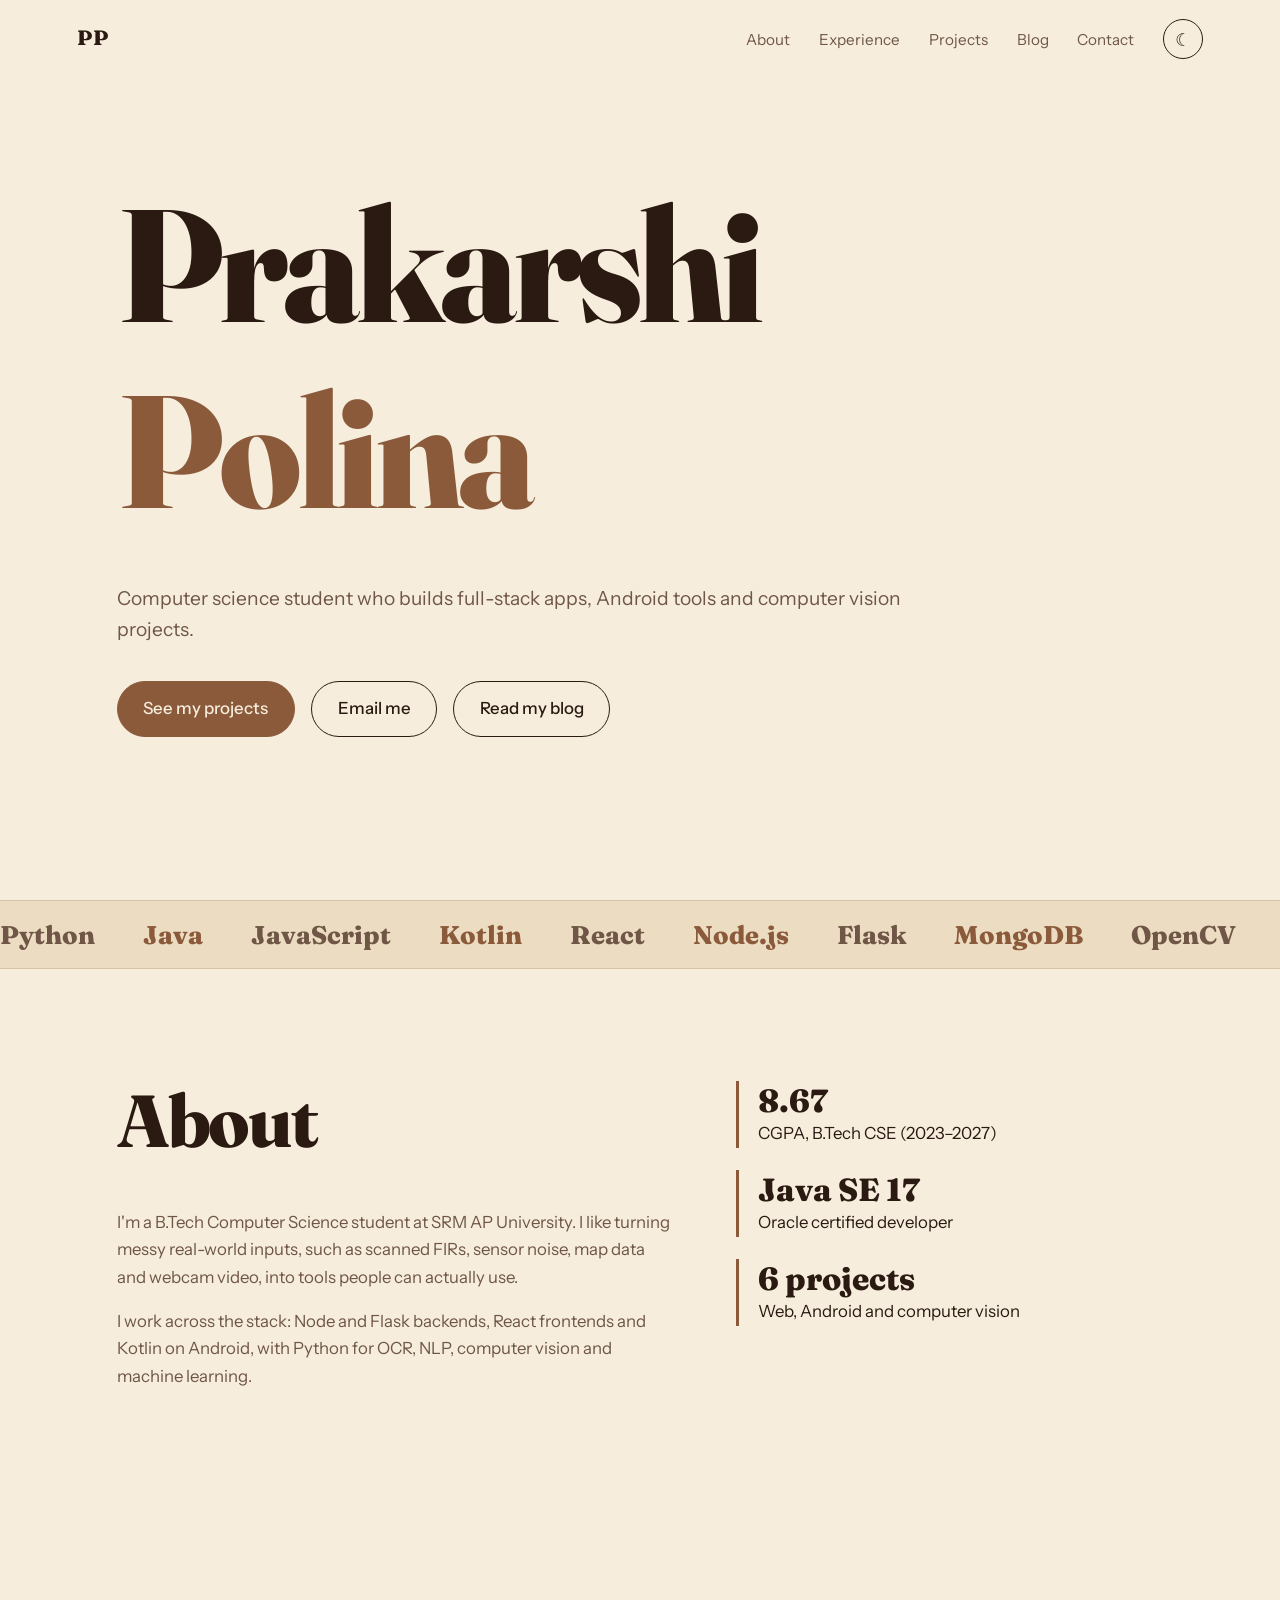
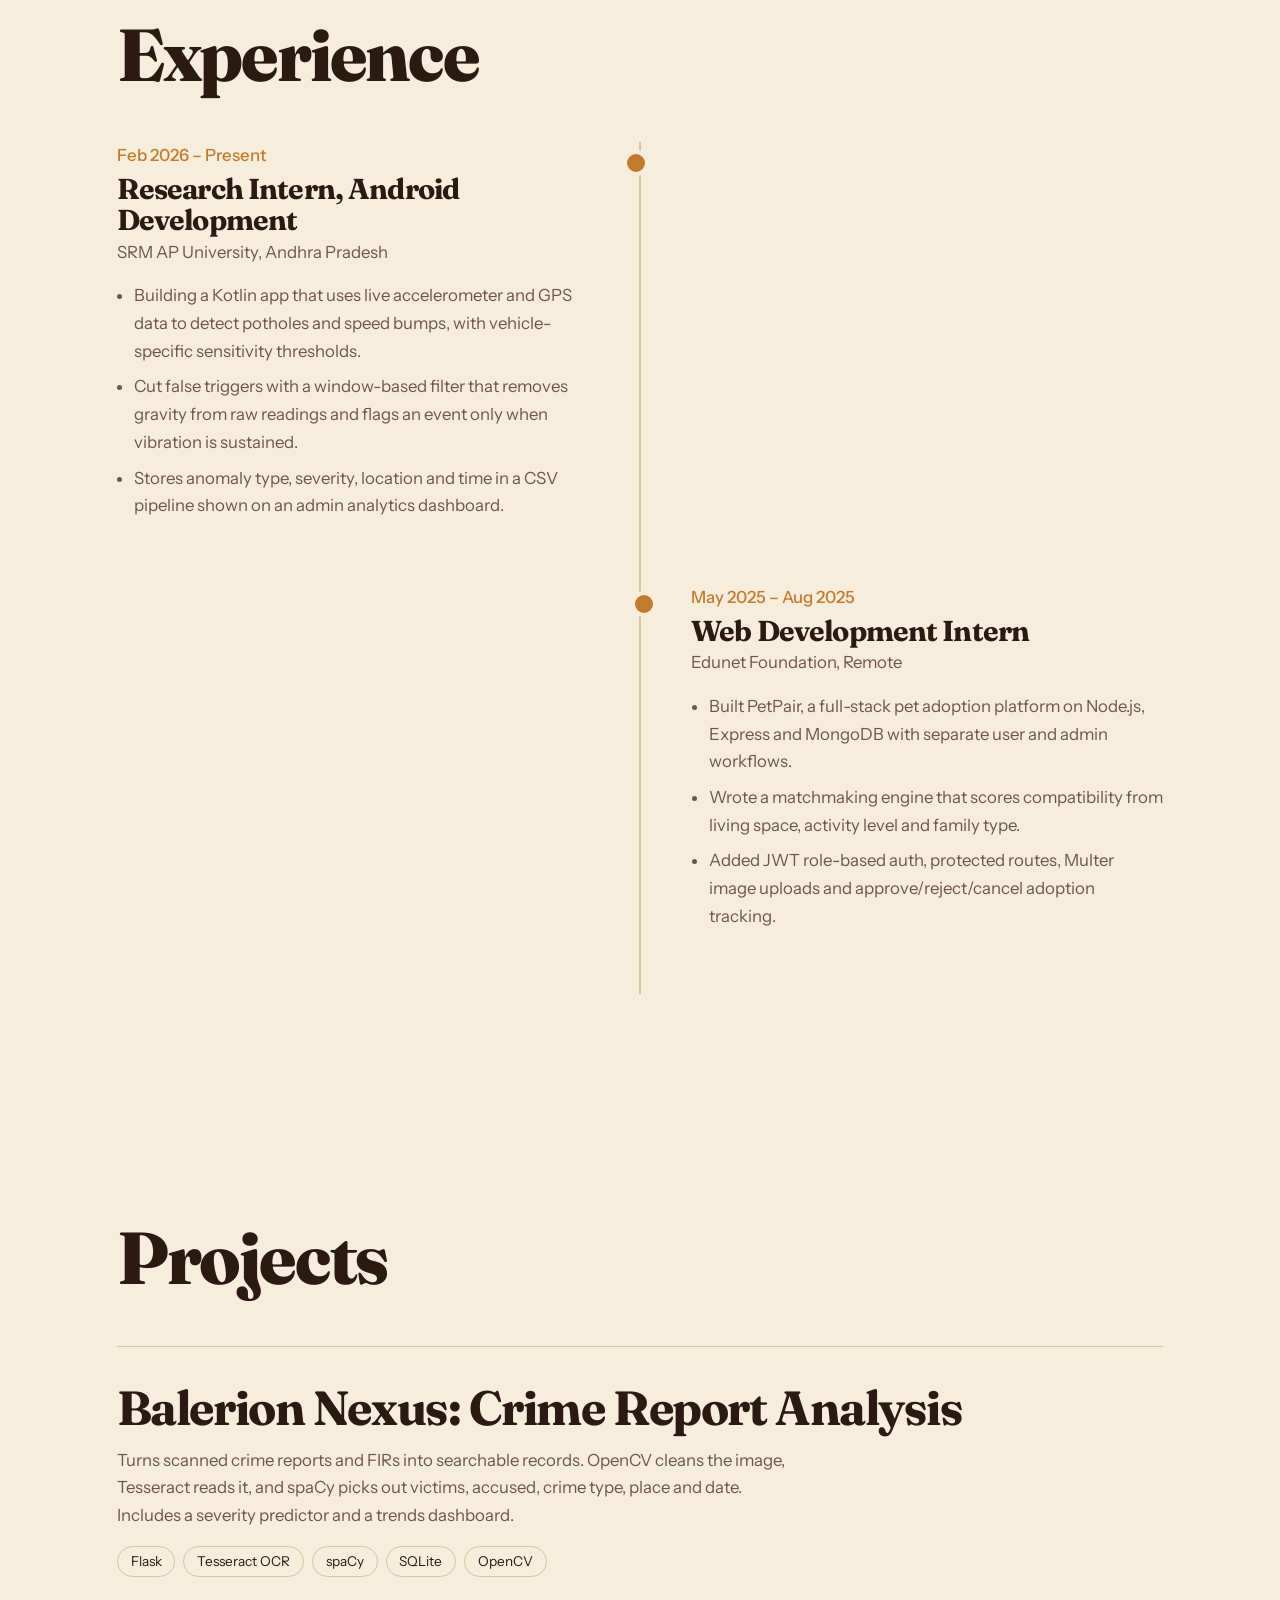
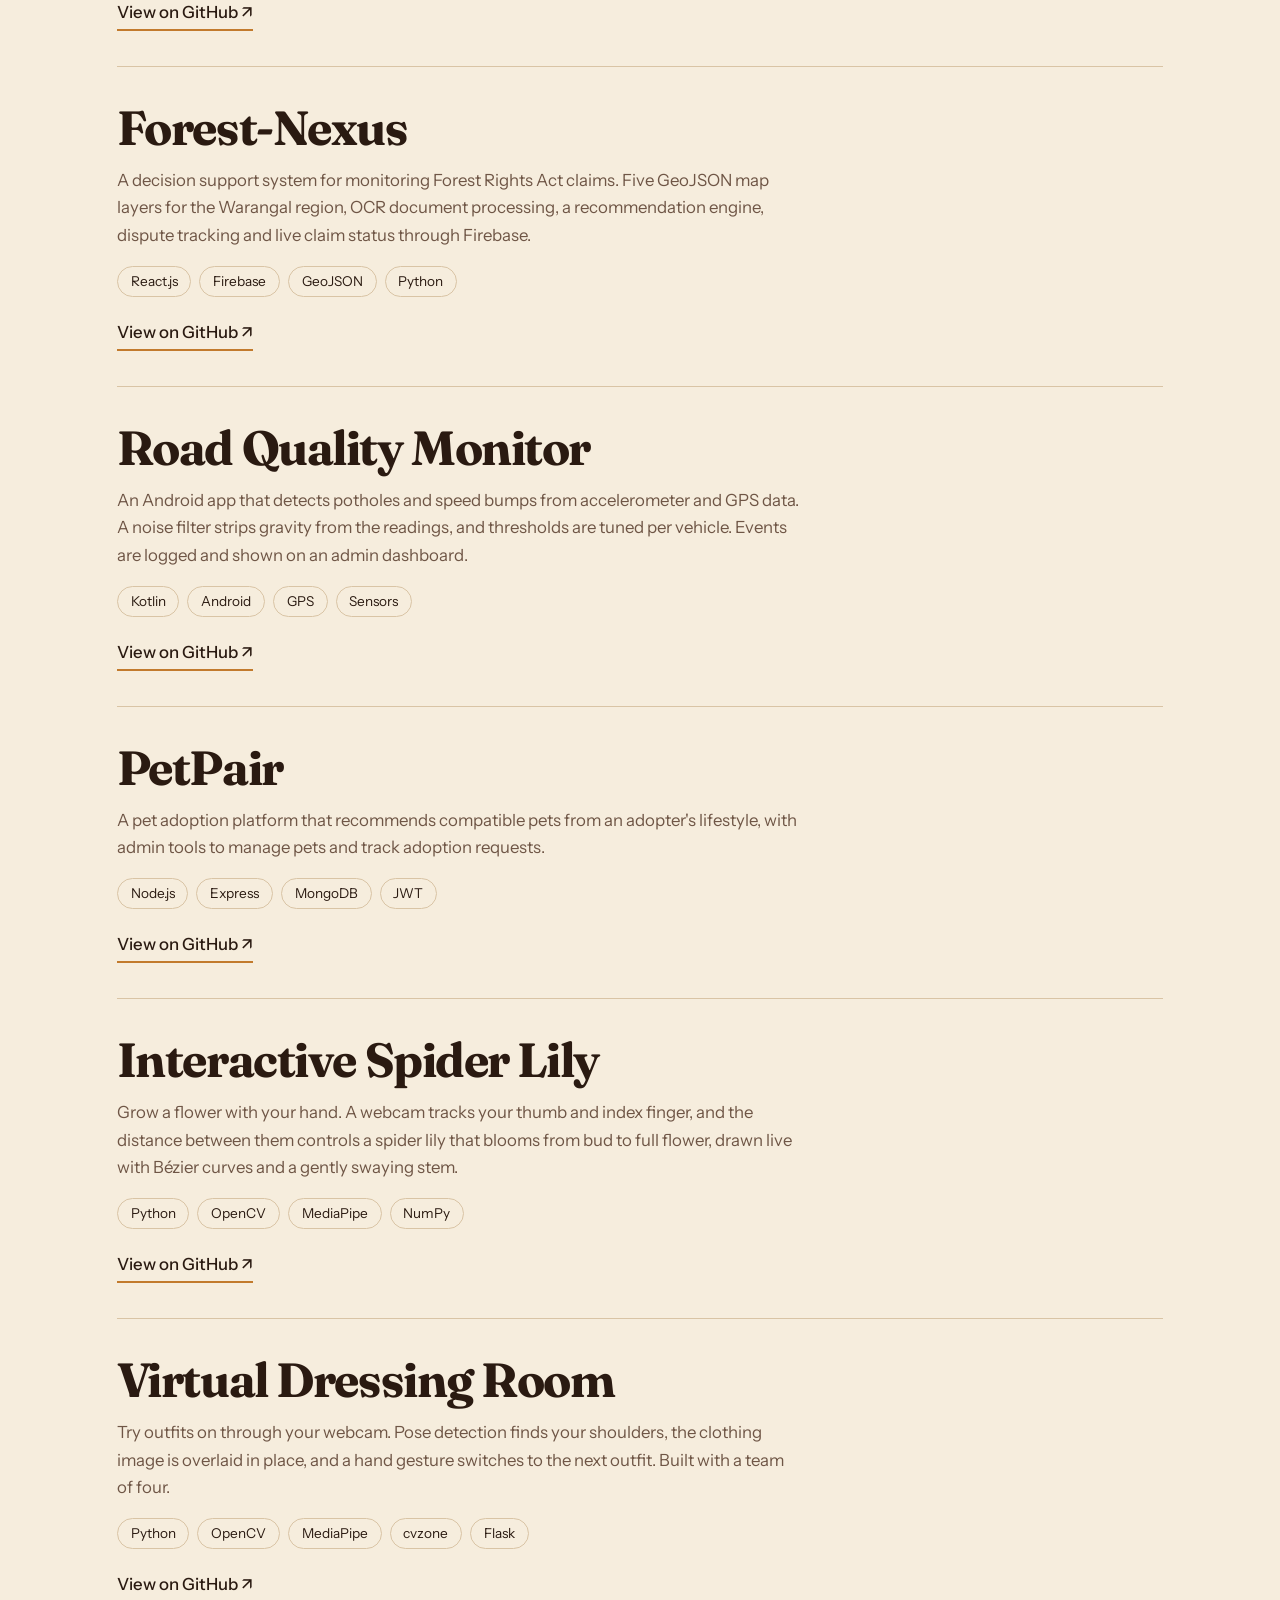
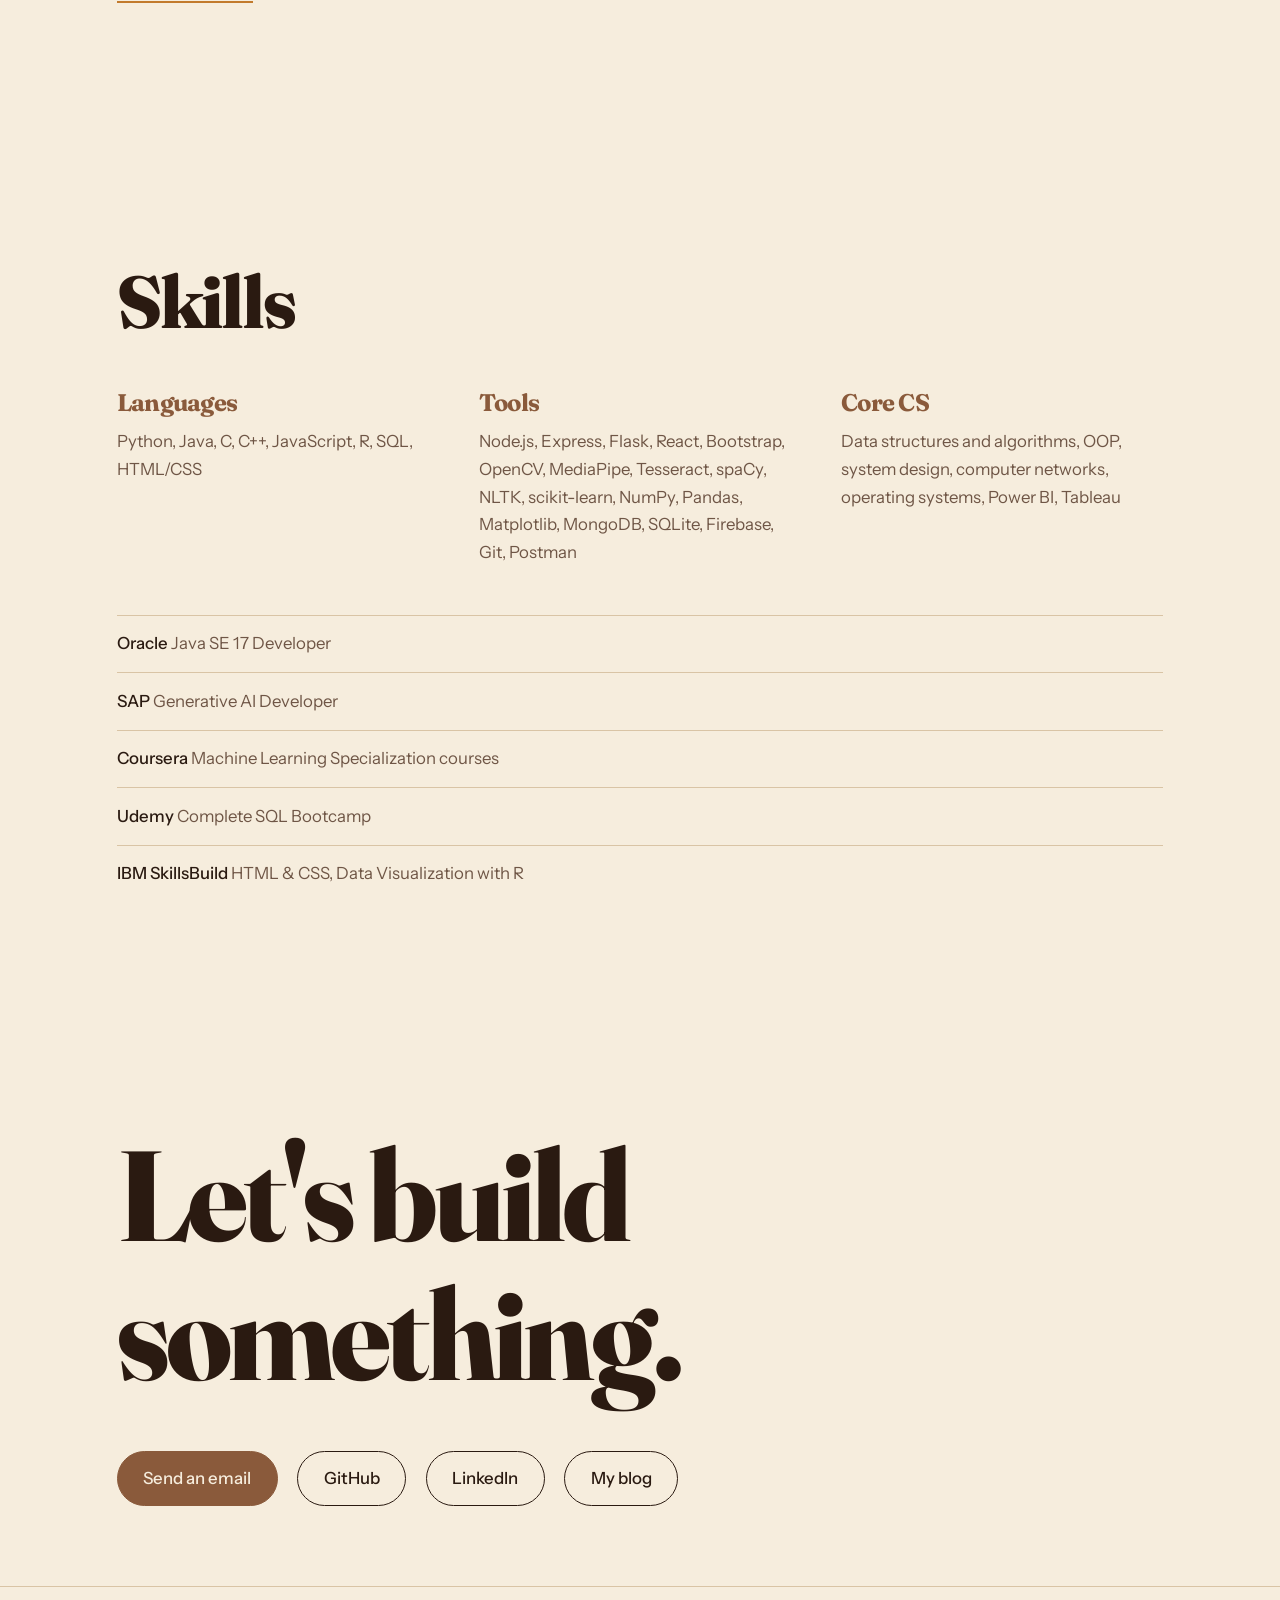
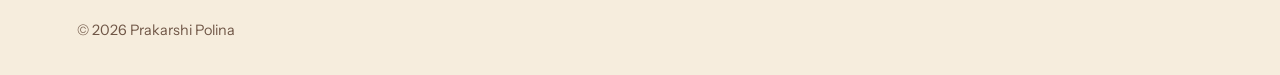
<file: index.html>
<!DOCTYPE html>
<html lang="en">
<head>
  <meta charset="UTF-8">
  <meta name="viewport" content="width=device-width, initial-scale=1">
  <meta name="description" content="Portfolio of Prakarshi Polina: full-stack, Android and computer vision projects.">
  <meta name="theme-color" content="#f6eddd">
  <title>Prakarshi Polina — Developer</title>

  <script>
    try {
      const savedTheme = localStorage.getItem("theme");
      const preferredTheme = window.matchMedia(
        "(prefers-color-scheme: dark)"
      ).matches ? "dark" : "light";

      document.documentElement.dataset.theme =
        savedTheme || preferredTheme;
    } catch (error) {
      document.documentElement.dataset.theme = "light";
    }
  </script>

  <link rel="preconnect" href="https://fonts.googleapis.com">
  <link rel="preconnect" href="https://fonts.gstatic.com" crossorigin>
  <link href="https://fonts.googleapis.com/css2?family=Fraunces:opsz,wght@9..144,600;9..144,800&family=Instrument+Sans:wght@400;500;600;700&display=swap" rel="stylesheet">

  <link rel="stylesheet" href="style.css">
</head>

<body>
  <div class="cursor" aria-hidden="true"></div>
  <div class="loader" aria-hidden="true">
    <i></i><i></i><i></i><i></i>
  </div>

  <nav aria-label="Main navigation">
    <a href="index.html" aria-label="Prakarshi Polina home"><b>PP</b></a>

    <div>
      <a href="#about">About</a>
      <a href="#work">Experience</a>
      <a href="#projects">Projects</a>
      <a href="blog.html">Blog</a>
      <a href="#contact">Contact</a>
      <button id="tg" type="button" aria-label="Toggle light and dark theme"></button>
    </div>
  </nav>

  <main>
    <!-- HERO -->
    <section class="hero">
      <h1>
        <span class="mask"><span>Prakarshi</span></span>
        <span class="mask"><span>Polina</span></span>
      </h1>

      <p>
        Computer science student who builds full-stack apps,
        Android tools and computer vision projects.
      </p>

      <div class="cta">
        <a class="btn fill" href="#projects">See my projects</a>
        <a class="btn" href="mailto:prakarshinaishipolina@gmail.com">Email me</a>
        <a class="btn" href="blog.html">Read my blog</a>
      </div>
    </section>

    <!-- TECHNOLOGY STRIP -->
    <div class="marq" aria-label="Technologies">
      <div>
        <span>Python</span><span>Java</span><span>JavaScript</span>
        <span>Kotlin</span><span>React</span><span>Node.js</span>
        <span>Flask</span><span>MongoDB</span><span>OpenCV</span>
        <span>SQL</span>

        <span>Python</span><span>Java</span><span>JavaScript</span>
        <span>Kotlin</span><span>React</span><span>Node.js</span>
        <span>Flask</span><span>MongoDB</span><span>OpenCV</span>
        <span>SQL</span>
      </div>
    </div>

    <!-- ABOUT -->
    <section id="about" class="about">
      <div class="s l">
        <h2>About</h2>

        <p>
          I'm a B.Tech Computer Science student at SRM AP University.
          I like turning messy real-world inputs, such as scanned FIRs,
          sensor noise, map data and webcam video, into tools people
          can actually use.
        </p>

        <p style="margin-top: 1rem">
          I work across the stack: Node and Flask backends, React
          frontends and Kotlin on Android, with Python for OCR, NLP,
          computer vision and machine learning.
        </p>
      </div>

      <div class="facts s r">
        <div>
          <b>8.67</b>
          CGPA, B.Tech CSE (2023–2027)
        </div>

        <div>
          <b>Java SE 17</b>
          Oracle certified developer
        </div>

        <div>
          <b>6 projects</b>
          Web, Android and computer vision
        </div>
      </div>
    </section>

    <!-- EXPERIENCE -->
    <section id="work">
      <h2 class="s l">Experience</h2>

      <div class="tl">
        <div class="tli s l">
          <time>Feb 2026 – Present</time>
          <h3>Research Intern, Android Development</h3>
          <em>SRM AP University, Andhra Pradesh</em>

          <ul>
            <li>
              Building a Kotlin app that uses live accelerometer and
              GPS data to detect potholes and speed bumps, with
              vehicle-specific sensitivity thresholds.
            </li>
            <li>
              Cut false triggers with a window-based filter that
              removes gravity from raw readings and flags an event
              only when vibration is sustained.
            </li>
            <li>
              Stores anomaly type, severity, location and time in a
              CSV pipeline shown on an admin analytics dashboard.
            </li>
          </ul>
        </div>

        <div class="tli r s r">
          <time>May 2025 – Aug 2025</time>
          <h3>Web Development Intern</h3>
          <em>Edunet Foundation, Remote</em>

          <ul>
            <li>
              Built PetPair, a full-stack pet adoption platform on
              Node.js, Express and MongoDB with separate user and
              admin workflows.
            </li>
            <li>
              Wrote a matchmaking engine that scores compatibility
              from living space, activity level and family type.
            </li>
            <li>
              Added JWT role-based auth, protected routes, Multer
              image uploads and approve/reject/cancel adoption tracking.
            </li>
          </ul>
        </div>
      </div>
    </section>

    <!-- PROJECTS -->
    <section id="projects">
      <h2 class="s r">Projects</h2>

      <article class="proj s l">
        <h3>Balerion Nexus: Crime Report Analysis</h3>
        <p>
          Turns scanned crime reports and FIRs into searchable records.
          OpenCV cleans the image, Tesseract reads it, and spaCy picks
          out victims, accused, crime type, place and date. Includes a
          severity predictor and a trends dashboard.
        </p>
        <div class="tags">
          <span>Flask</span><span>Tesseract OCR</span>
          <span>spaCy</span><span>SQLite</span><span>OpenCV</span>
        </div>
        <a class="plink" href="https://github.com/PrakarshiNaishiPolina/Balerion-Nexus" target="_blank" rel="noopener noreferrer">View on GitHub ↗</a>
      </article>

      <article class="proj s r">
        <h3>Forest-Nexus</h3>
        <p>
          A decision support system for monitoring Forest Rights Act
          claims. Five GeoJSON map layers for the Warangal region,
          OCR document processing, a recommendation engine, dispute
          tracking and live claim status through Firebase.
        </p>
        <div class="tags">
          <span>React.js</span><span>Firebase</span>
          <span>GeoJSON</span><span>Python</span>
        </div>
        <a class="plink" href="https://github.com/PrakarshiNaishiPolina/Forest-Nexus" target="_blank" rel="noopener noreferrer">View on GitHub ↗</a>
      </article>

      <article class="proj s l">
        <h3>Road Quality Monitor</h3>
        <p>
          An Android app that detects potholes and speed bumps from
          accelerometer and GPS data. A noise filter strips gravity
          from the readings, and thresholds are tuned per vehicle.
          Events are logged and shown on an admin dashboard.
        </p>
        <div class="tags">
          <span>Kotlin</span><span>Android</span>
          <span>GPS</span><span>Sensors</span>
        </div>
        <a class="plink" href="https://github.com/PrakarshiNaishiPolina/Road-Quality_Monitor" target="_blank" rel="noopener noreferrer">View on GitHub ↗</a>
      </article>

      <article class="proj s r">
        <h3>PetPair</h3>
        <p>
          A pet adoption platform that recommends compatible pets
          from an adopter's lifestyle, with admin tools to manage
          pets and track adoption requests.
        </p>
        <div class="tags">
          <span>Node.js</span><span>Express</span>
          <span>MongoDB</span><span>JWT</span>
        </div>
        <a class="plink" href="https://github.com/PrakarshiNaishiPolina/PetPair---Smart-Match-Making-for-Pet-Adoption" target="_blank" rel="noopener noreferrer">View on GitHub ↗</a>
      </article>

      <article class="proj s l">
        <h3>Interactive Spider Lily</h3>
        <p>
          Grow a flower with your hand. A webcam tracks your thumb
          and index finger, and the distance between them controls
          a spider lily that blooms from bud to full flower, drawn
          live with Bézier curves and a gently swaying stem.
        </p>
        <div class="tags">
          <span>Python</span><span>OpenCV</span>
          <span>MediaPipe</span><span>NumPy</span>
        </div>
        <a class="plink" href="https://github.com/PrakarshiNaishiPolina/spiderlily.exe" target="_blank" rel="noopener noreferrer">View on GitHub ↗</a>
      </article>

      <article class="proj s r">
        <h3>Virtual Dressing Room</h3>
        <p>
          Try outfits on through your webcam. Pose detection finds
          your shoulders, the clothing image is overlaid in place,
          and a hand gesture switches to the next outfit. Built
          with a team of four.
        </p>
        <div class="tags">
          <span>Python</span><span>OpenCV</span>
          <span>MediaPipe</span><span>cvzone</span><span>Flask</span>
        </div>
        <a class="plink" href="https://github.com/PrakarshiNaishiPolina/Virtual-dressing-room" target="_blank" rel="noopener noreferrer">View on GitHub ↗</a>
      </article>
    </section>

    <!-- SKILLS -->
    <section id="skills">
      <h2 class="s l">Skills</h2>

      <div class="skills s r">
        <div>
          <h3>Languages</h3>
          <p>Python, Java, C, C++, JavaScript, R, SQL, HTML/CSS</p>
        </div>

        <div>
          <h3>Tools</h3>
          <p>
            Node.js, Express, Flask, React, Bootstrap, OpenCV,
            MediaPipe, Tesseract, spaCy, NLTK, scikit-learn,
            NumPy, Pandas, Matplotlib, MongoDB, SQLite, Firebase,
            Git, Postman
          </p>
        </div>

        <div>
          <h3>Core CS</h3>
          <p>
            Data structures and algorithms, OOP, system design,
            computer networks, operating systems, Power BI, Tableau
          </p>
        </div>
      </div>

      <ul class="certs s l" style="margin-top: 3rem">
        <li><b>Oracle</b> Java SE 17 Developer</li>
        <li><b>SAP</b> Generative AI Developer</li>
        <li><b>Coursera</b> Machine Learning Specialization courses</li>
        <li><b>Udemy</b> Complete SQL Bootcamp</li>
        <li><b>IBM SkillsBuild</b> HTML &amp; CSS, Data Visualization with R</li>
      </ul>
    </section>

    <!-- CONTACT -->
    <section id="contact" class="contact">
      <h2 class="s r">
        <a href="mailto:prakarshinaishipolina@gmail.com">
          Let's build something.
        </a>
      </h2>

      <div class="links s l">
        <a class="btn fill" href="mailto:prakarshinaishipolina@gmail.com">Send an email</a>
        <a class="btn" href="https://github.com/PrakarshiNaishiPolina" target="_blank" rel="noopener noreferrer">GitHub</a>
        <a class="btn" href="https://linkedin.com/in/prakarshi-polina-87aa5131b" target="_blank" rel="noopener noreferrer">LinkedIn</a>
        <a class="btn" href="blog.html">My blog</a>
      </div>
    </section>
  </main>

  <footer>© <span id="y"></span> Prakarshi Polina</footer>

  <script src="script.js"></script>
</body>
</html>
</file>
<file: style.css>
/* =========================================
   PR AKARSHI POLINA — PORTFOLIO & BLOG
   Shared stylesheet for all HTML pages
   ========================================= */

/* ---------- THEME VARIABLES ---------- */

:root {
  color-scheme: light;

  --bg: #f6eddd;
  --bg2: #ecdcc2;
  --ink: #2a1a11;
  --mute: #6f5646;
  --acc: #8a5a3b;
  --hov: #c27a2c;
  --line: #d9c4a5;
  --p1: #8a5a3b;
  --p2: #d9a566;
  --shadow: 0 18px 50px rgba(67, 43, 24, 0.08);
}

[data-theme="dark"] {
  color-scheme: dark;

  --bg: #1b120d;
  --bg2: #2a1b14;
  --ink: #f4e7d4;
  --mute: #b9a38d;
  --acc: #d6ad84;
  --hov: #f0a03c;
  --line: #41291d;
  --p1: #d6ad84;
  --p2: #7a4a2e;
  --shadow: 0 18px 50px rgba(0, 0, 0, 0.2);
}

/* ---------- GLOBAL STYLES ---------- */

* {
  box-sizing: border-box;
  margin: 0;
  padding: 0;
}

html {
  scroll-behavior: smooth;
  scroll-padding-top: 100px;
}

body {
  min-height: 100vh;
  background: var(--bg);
  color: var(--ink);
  font: 400 1.05rem/1.65 "Instrument Sans", system-ui, sans-serif;
  overflow-x: hidden;
  transition: background 0.4s, color 0.4s;
}

img {
  max-width: 100%;
}

h1,
h2,
h3 {
  font-family: "Fraunces", Georgia, serif;
  line-height: 1.08;
  letter-spacing: -0.03em;
}

h4,
h5,
h6 {
  line-height: 1.3;
}

a {
  color: inherit;
  text-decoration: none;
}

button,
input,
textarea,
select {
  font: inherit;
}

button {
  color: inherit;
}

section {
  width: 100%;
  max-width: 1200px;
  padding: 7rem 6vw;
  margin-inline: auto;
}

h2 {
  font-size: clamp(2.4rem, 6vw, 4.6rem);
  font-weight: 800;
  margin-bottom: 3rem;
}

p {
  max-width: 62ch;
  color: var(--mute);
}

::selection {
  background: var(--acc);
  color: var(--bg);
}

:focus-visible {
  outline: 2px solid var(--hov);
  outline-offset: 4px;
}

/* ---------- CUSTOM CURSOR ---------- */

.cursor {
  position: fixed;
  top: 0;
  left: 0;
  width: 26px;
  height: 26px;
  border-radius: 50%;
  background: var(--acc);
  pointer-events: none;
  z-index: 999;
  transform: translate(-50%, -50%);
  opacity: 0;
  transition:
    width 0.25s,
    height 0.25s,
    background 0.25s,
    opacity 0.3s;
}

.cursor.on {
  opacity: 0.9;
}

.cursor.text {
  width: 74px;
  height: 74px;
  background: var(--hov);
  opacity: 0.8;
}

.cursor.down {
  width: 14px;
  height: 14px;
}

@media (hover: hover) and (pointer: fine) {
  body,
  a,
  button {
    cursor: none;
  }
}

@media (hover: none), (pointer: coarse) {
  .cursor {
    display: none;
  }
}

/* ---------- PAGE LOADER ---------- */

.loader {
  position: fixed;
  inset: 0;
  z-index: 1000;
  display: flex;
  pointer-events: none;
}

.loader i {
  flex: 1;
  background: var(--p1);
  animation: loader-up 0.9s cubic-bezier(0.76, 0, 0.24, 1) forwards;
  animation-delay: calc(0.5s + var(--d, 0s));
}

.loader i:nth-child(even) {
  background: var(--p2);
}

@keyframes loader-up {
  to {
    transform: translateY(-101%);
  }
}

/* ---------- NAVIGATION ---------- */

nav {
  position: fixed;
  top: 0;
  left: 0;
  right: 0;
  display: flex;
  justify-content: space-between;
  align-items: center;
  gap: 1rem;
  padding: 1.2rem 6vw;
  z-index: 50;
  backdrop-filter: blur(14px);
  -webkit-backdrop-filter: blur(14px);
  background: color-mix(in srgb, var(--bg) 88%, transparent);
  border-bottom: 1px solid transparent;
  transition: background 0.3s, border-color 0.3s;
}

nav b {
  font: 800 1.3rem "Fraunces", Georgia, serif;
}

nav > a:first-child {
  flex-shrink: 0;
}

nav div {
  display: flex;
  gap: 1.8rem;
  align-items: center;
  color: var(--mute);
  font-size: 0.95rem;
}

nav > div {
  flex-wrap: wrap;
}

nav a {
  transition: color 0.2s ease;
}

nav a:hover,
nav a[aria-current="page"] {
  color: var(--ink);
}

#tg {
  display: grid;
  place-items: center;
  flex: 0 0 40px;
  width: 40px;
  height: 40px;
  border-radius: 50%;
  border: 1.5px solid var(--ink);
  background: transparent;
  color: var(--ink);
  font-size: 1.1rem;
  transition:
    background 0.25s,
    color 0.25s,
    transform 0.4s;
}

#tg:hover {
  background: var(--ink);
  color: var(--bg);
  transform: rotate(25deg);
}

#tg::after {
  content: "☾";
}

[data-theme="dark"] #tg::after {
  content: "☀";
}

/* ---------- PORTFOLIO HERO ---------- */

.hero {
  min-height: 100vh;
  display: flex;
  flex-direction: column;
  justify-content: center;
  padding-top: 8rem;
}

.hero h1 {
  font-size: clamp(3.4rem, 13vw, 10rem);
  font-weight: 800;
}

.mask {
  display: block;
  overflow: hidden;
  padding-bottom: 0.08em;
}

.mask span {
  display: block;
  transform: translateY(110%);
  animation: rise 1s cubic-bezier(0.2, 0.8, 0.2, 1) forwards;
}

.mask:nth-child(1) span {
  animation-delay: 1.3s;
}

.mask:nth-child(2) span {
  animation-delay: 1.45s;
  color: var(--acc);
}

@keyframes rise {
  to {
    transform: none;
  }
}

.hero p {
  margin-top: 2rem;
  font-size: 1.2rem;
  opacity: 0;
  animation: fade-in 1s 1.9s forwards;
}

.cta {
  display: flex;
  gap: 1rem;
  margin-top: 2.2rem;
  flex-wrap: wrap;
  opacity: 0;
  animation: fade-in 1s 2.1s forwards;
}

@keyframes fade-in {
  to {
    opacity: 1;
  }
}

/* ---------- BUTTONS ---------- */

.btn {
  display: inline-block;
  border: 1.5px solid var(--ink);
  border-radius: 99px;
  padding: 0.8rem 1.6rem;
  font-weight: 500;
  transition:
    background 0.25s,
    color 0.25s,
    border-color 0.25s,
    transform 0.25s;
}

.btn:hover {
  background: var(--ink);
  color: var(--bg);
  transform: translateY(-2px);
}

.btn.fill {
  background: var(--acc);
  border-color: var(--acc);
  color: var(--bg);
}

.btn.fill:hover {
  background: var(--hov);
  border-color: var(--hov);
}

/* ---------- MOVING SKILLS STRIP ---------- */

.marq {
  overflow: hidden;
  border-block: 1px solid var(--line);
  padding: 1.1rem 0;
  background: var(--bg2);
}

.marq div {
  display: flex;
  gap: 3rem;
  width: max-content;
  animation: marquee-scroll 32s linear infinite;
  font: 800 1.6rem "Fraunces", Georgia, serif;
}

.marq span {
  color: var(--mute);
  white-space: nowrap;
}

.marq span:nth-child(even) {
  color: var(--acc);
}

@keyframes marquee-scroll {
  to {
    transform: translateX(-50%);
  }
}

/* ---------- SCROLL REVEAL ---------- */

.s {
  opacity: 0;
  transition:
    transform 1s cubic-bezier(0.2, 0.8, 0.2, 1),
    opacity 1s;
}

.s.l {
  transform: translateX(-120px);
}

.s.r {
  transform: translateX(120px);
}

.s.in {
  opacity: 1;
  transform: none;
}

/* ---------- ABOUT SECTION ---------- */

.about {
  display: grid;
  grid-template-columns: 1.3fr 1fr;
  gap: 4rem;
  align-items: start;
}

.facts {
  display: grid;
  gap: 1.4rem;
}

.facts div {
  border-left: 3px solid var(--acc);
  padding-left: 1.2rem;
}

.facts b {
  display: block;
  font: 800 2rem "Fraunces", Georgia, serif;
}

/* ---------- EXPERIENCE TIMELINE ---------- */

.tl {
  position: relative;
}

.tl::before {
  content: "";
  position: absolute;
  left: 50%;
  top: 0;
  bottom: 0;
  width: 2px;
  background: var(--line);
  transform: translateX(-50%);
}

.tli {
  position: relative;
  width: 50%;
  padding: 0 3.2rem 3.5rem 0;
}

.tli.r {
  margin-left: 50%;
  padding: 0 0 3.5rem 3.2rem;
}

.tli::before {
  content: "";
  position: absolute;
  right: -9px;
  top: 0.45rem;
  width: 18px;
  height: 18px;
  border-radius: 50%;
  background: var(--hov);
  border: 4px solid var(--bg);
}

.tli.r::before {
  left: -9px;
  right: auto;
}

.tli time {
  color: var(--hov);
  font-weight: 500;
}

.tli h3 {
  font-size: 1.8rem;
  margin: 0.2rem 0;
}

.tli em {
  display: block;
  margin-bottom: 1rem;
  color: var(--mute);
  font-style: normal;
}

.tli li {
  margin: 0.5rem 0 0.5rem 1.1rem;
  color: var(--mute);
}

/* ---------- PROJECTS ---------- */

.proj {
  display: block;
  padding: 2.2rem 0;
  border-top: 1px solid var(--line);
  transition: padding 0.4s, background 0.4s;
}

.proj:hover {
  padding-left: 2rem;
  background: var(--bg2);
}

.proj h3 {
  font-size: clamp(1.7rem, 4.2vw, 3rem);
  margin-bottom: 0.8rem;
}

.plink {
  display: inline-block;
  margin-top: 1.4rem;
  font-weight: 500;
  border-bottom: 2px solid var(--hov);
  padding-bottom: 2px;
  transition: color 0.25s, letter-spacing 0.3s;
}

.plink:hover {
  color: var(--hov);
  letter-spacing: 0.04em;
}

.tags {
  display: flex;
  gap: 0.5rem;
  flex-wrap: wrap;
  margin-top: 1rem;
}

.tags span {
  border: 1px solid var(--line);
  border-radius: 99px;
  padding: 0.2rem 0.8rem;
  font-size: 0.85rem;
}

/* ---------- SKILLS AND CERTIFICATES ---------- */

.skills {
  display: grid;
  grid-template-columns: repeat(auto-fit, minmax(260px, 1fr));
  gap: 2.5rem;
}

.skills h3 {
  font-size: 1.5rem;
  margin-bottom: 0.8rem;
  color: var(--acc);
}

.skills p {
  max-width: none;
}

.certs li {
  list-style: none;
  padding: 0.9rem 0;
  border-top: 1px solid var(--line);
  color: var(--mute);
}

.certs b {
  color: var(--ink);
  font-weight: 500;
}

/* ---------- CONTACT AND FOOTER ---------- */

.contact {
  padding-bottom: 5rem;
}

.contact h2 {
  font-size: clamp(3rem, 10vw, 8rem);
}

.contact h2 a:hover {
  color: var(--hov);
}

.links {
  display: flex;
  gap: 1.2rem;
  flex-wrap: wrap;
  margin-top: 2rem;
}

footer {
  padding: 2rem 6vw;
  color: var(--mute);
  font-size: 0.9rem;
  border-top: 1px solid var(--line);
}

/* =========================================
   BLOG PAGES
   ========================================= */

.blog-page {
  width: 100%;
  padding-top: 5rem;
  padding-bottom: 2rem;
}

/* ---------- BLOG INTRO ---------- */

.blog-hero {
  min-height: 76vh;
  padding: 9rem 6vw 6rem;
  display: flex;
  flex-direction: column;
  justify-content: center;
  max-width: 1200px;
  margin: auto;
}

.eyebrow {
  font-size: 0.78rem;
  font-weight: 600;
  letter-spacing: 0.15em;
  text-transform: uppercase;
  color: var(--hov);
  margin-bottom: 1.4rem;
}

.blog-hero h1 {
  font-size: clamp(3.4rem, 10vw, 8rem);
  max-width: 1000px;
  margin-bottom: 2rem;
}

.blog-hero h1 span {
  color: var(--acc);
}

.blog-hero > p:not(.eyebrow) {
  font-size: 1.2rem;
  max-width: 590px;
}

.blog-note {
  margin-top: 2rem;
  padding-left: 1rem;
  border-left: 2px solid var(--hov);
  color: var(--mute);
  max-width: 480px;
}

/* ---------- ARTICLE LISTING ---------- */

.blog-list {
  padding-top: 4rem;
  border-top: 1px solid var(--line);
}

.blog-section-heading {
  display: flex;
  justify-content: space-between;
  align-items: end;
  gap: 2rem;
  margin-bottom: 2rem;
}

.blog-section-heading h2 {
  margin-bottom: 0;
}

.blog-count {
  font-size: 0.8rem;
  color: var(--mute);
  letter-spacing: 0.1em;
  padding-bottom: 0.6rem;
}

/* Each article is a separate row with its own image and link. */

.blog-card {
  display: grid;
  grid-template-columns: minmax(0, 1fr) minmax(0, 1fr);
  gap: clamp(1.5rem, 4vw, 4rem);
  padding: 2.5rem 0 4rem;
  border-top: 1px solid var(--line);
  align-items: center;
  min-width: 0;
}

.blog-image-link {
  display: block;
  position: relative;
  overflow: hidden;
  background: var(--bg2);
  aspect-ratio: 5 / 4;
  isolation: isolate;
}

.blog-image-link img {
  width: 100%;
  height: 100%;
  object-fit: cover;
  display: block;
  transition: transform 0.5s;
  background: var(--bg2);
}

.blog-image-link:hover img {
  transform: scale(1.05);
}

.blog-image-link:focus-visible {
  outline-offset: 5px;
}

.image-label {
  position: absolute;
  bottom: 1rem;
  left: 1rem;
  max-width: calc(100% - 2rem);
  background: var(--bg);
  color: var(--ink);
  padding: 0.5rem 0.8rem;
  font-size: 0.72rem;
  font-weight: 600;
  letter-spacing: 0.08em;
}

.blog-card-body {
  min-width: 0;
}

.post-date {
  font-size: 0.85rem;
  margin-bottom: 1rem;
}

.blog-card h3 {
  font-size: clamp(2rem, 4vw, 3.3rem);
  line-height: 1.1;
  margin-bottom: 1.3rem;
}

.blog-card h3 a {
  transition: color 0.25s;
}

.blog-card h3 a:hover,
.read-link:hover {
  color: var(--hov);
}

.blog-card-body > p:not(.post-date) {
  margin-bottom: 1.5rem;
}

.read-link,
.back-link {
  display: inline-block;
  border-bottom: 1px solid var(--hov);
  padding-bottom: 0.25rem;
  font-weight: 600;
  transition: color 0.2s, border-color 0.2s;
}

.read-link:hover,
.back-link:hover {
  color: var(--hov);
}

/* =========================================
   INDIVIDUAL ARTICLE PAGES
   ========================================= */

.blog-article {
  width: 100%;
  border-top: 1px solid var(--line);
  padding-top: 5rem;
  scroll-margin-top: 6rem;
}

.article-header {
  width: min(900px, 100%);
  padding-inline: 0;
  margin: 0 auto 3rem;
}

.article-header .back-link {
  margin-bottom: 3rem;
}

.article-header .eyebrow {
  margin-top: 2rem;
}

.article-header h2 {
  font-size: clamp(2.7rem, 7vw, 6rem);
  line-height: 1.04;
  margin-bottom: 2rem;
}

.article-meta {
  display: flex;
  gap: 0.7rem 1.5rem;
  flex-wrap: wrap;
  font-size: 0.85rem;
  color: var(--mute);
}

/* ---------- ARTICLE IMAGES ---------- */

.article-cover {
  width: min(1050px, 100%);
  margin: 0 auto 4rem;
}

.article-cover img {
  width: 100%;
  max-height: 560px;
  aspect-ratio: 16 / 9;
  object-fit: cover;
  display: block;
  background: var(--bg2);
}

.article-cover figcaption {
  font-size: 0.8rem;
  color: var(--mute);
  padding-top: 0.7rem;
}

.article-cover figcaption a,
.article-sources a {
  text-decoration: underline;
  text-decoration-color: var(--hov);
  text-underline-offset: 3px;
}

/* Images inside the article content also remain responsive. */

.article-content figure {
  margin: 2.5rem 0;
}

.article-content figure img {
  display: block;
  width: 100%;
  height: auto;
  max-height: 520px;
  object-fit: cover;
}

.article-content figure figcaption {
  color: var(--mute);
  font-size: 0.82rem;
  padding-top: 0.65rem;
}

/* ---------- ARTICLE TYPOGRAPHY ---------- */

.article-content {
  width: min(720px, 100%);
  margin: 0 auto;
}

.article-content p {
  max-width: none;
  margin-bottom: 1.5rem;
  line-height: 1.9;
  overflow-wrap: anywhere;
}

.article-content .article-lead {
  font-size: 1.3rem;
  line-height: 1.7;
  color: var(--ink);
}

.article-content h3 {
  font-size: clamp(1.8rem, 4vw, 2.6rem);
  line-height: 1.15;
  margin: 3.5rem 0 1.4rem;
}

.article-content h4 {
  font: 800 1.5rem/1.2 "Fraunces", Georgia, serif;
  margin: 2rem 0 0.8rem;
}

.article-content h5 {
  font: 800 1.1rem/1.3 "Fraunces", Georgia, serif;
  margin: 1.5rem 0 0.5rem;
}

.article-content strong {
  color: var(--ink);
}

.article-content a:not(.btn) {
  text-decoration-color: var(--hov);
  text-underline-offset: 3px;
}

.article-content a:not(.btn):hover {
  color: var(--hov);
}

/* ---------- ARTICLE CALLOUT BOXES ---------- */

.article-callout {
  margin: 3rem 0;
  padding: 2rem;
  background: var(--bg2);
  border-left: 3px solid var(--hov);
}

.article-callout .eyebrow {
  margin-bottom: 0.8rem;
}

.article-callout p:last-child {
  margin-bottom: 0;
}

/* ---------- ARTICLE LISTS ---------- */

.article-list {
  padding-left: 1.4rem;
  margin: 1.5rem 0 2rem;
}

.article-list li {
  color: var(--mute);
  padding: 0.4rem 0 0.4rem 0.3rem;
  line-height: 1.8;
}

.article-list li::marker {
  color: var(--hov);
}

/* ---------- PHP2SHELL SEVERITY CARDS ---------- */

.severity-grid {
  display: grid;
  grid-template-columns: repeat(2, minmax(0, 1fr));
  gap: 1.25rem;
  max-width: none;
  padding: 0;
  margin: 2.5rem 0;
}

.severity-card {
  min-width: 0;
  padding: clamp(1.25rem, 3vw, 2rem);
  border: 1px solid var(--line);
  background: var(--bg2);
}

.severity-card .eyebrow {
  margin-bottom: 0.8rem;
}

.severity-card h4 {
  font: 800 clamp(1.4rem, 2.5vw, 2rem)/1.15 "Fraunces", Georgia, serif;
  letter-spacing: -0.03em;
  margin-bottom: 1.25rem;
}

.severity-score {
  color: var(--hov);
  font: 800 2.1rem/1.1 "Fraunces", Georgia, serif;
  margin-bottom: 0.5rem;
}

.severity-score span {
  display: block;
  font: 700 0.72rem/1.6 "Instrument Sans", sans-serif;
  letter-spacing: 0.08em;
  margin-top: 0.45rem;
}

.severity-caption {
  font-size: 0.85rem;
  margin-bottom: 1rem;
}

.severity-card h5 {
  font: 800 1.1rem/1.3 "Fraunces", Georgia, serif;
  margin: 1.5rem 0 0.5rem;
}

.severity-card p {
  max-width: none;
}

.severity-card code {
  padding: 0.1rem 0.3rem;
  border: 1px solid var(--line);
  background: var(--bg);
  font-size: 0.9em;
  overflow-wrap: anywhere;
}

/* ---------- ORGANISATION / OUTAGE CARDS ---------- */

.outage-grid {
  display: grid;
  grid-template-columns: repeat(2, minmax(0, 1fr));
  gap: 1rem;
  max-width: none;
  padding: 0;
  margin: 2.5rem 0;
}

.outage-card {
  display: flex;
  flex-direction: column;
  align-items: flex-start;
  min-width: 0;
  padding: clamp(1.2rem, 2.5vw, 1.7rem);
  border: 1px solid var(--line);
  background: var(--bg2);
}

.outage-card .eyebrow {
  margin-bottom: 0.8rem;
  font-size: 0.7rem;
  letter-spacing: 0.09em;
}

.outage-card h4 {
  font: 800 clamp(1.25rem, 2vw, 1.65rem)/1.2 "Fraunces", Georgia, serif;
  letter-spacing: -0.02em;
  margin-bottom: 0.8rem;
}

.outage-card p {
  max-width: none;
  font-size: 0.95rem;
}

.outage-tag {
  display: inline-block;
  margin-top: auto;
  padding: 0.45rem 0.65rem;
  border: 1px solid var(--line);
  font: 600 0.72rem/1.4 "Instrument Sans", sans-serif;
}

/* ---------- ARTICLE SOURCES ---------- */

.article-sources {
  border-top: 1px solid var(--line);
  margin-top: 5rem;
  padding-top: 2rem;
}

.article-sources h3 {
  margin-top: 0;
  font-size: 2rem;
}

.article-sources ul {
  padding-left: 1.3rem;
  margin: 1.5rem 0;
}

.article-sources li {
  padding: 0.65rem 0;
  color: var(--mute);
  line-height: 1.7;
}

.article-sources .source-note {
  font-size: 0.85rem;
  border-top: 1px solid var(--line);
  padding-top: 1rem;
}

/* ---------- ARTICLE ENDING ---------- */

.article-end {
  text-align: center;
  padding: 4rem 0 2rem;
  border-top: 1px solid var(--line);
  margin-top: 4rem;
}

.article-end > span {
  color: var(--hov);
  font-size: 0.75rem;
  letter-spacing: 0.15em;
}

.article-end p {
  margin: 1rem auto 2rem;
}

/* =========================================
   RESPONSIVE DESIGN
   ========================================= */

@media (max-width: 900px) {
  .about {
    grid-template-columns: 1fr;
  }

  .tl::before {
    left: 8px;
  }

  .tli,
  .tli.r {
    width: 100%;
    margin: 0;
    padding: 0 0 3rem 2.6rem;
  }

  .tli::before,
  .tli.r::before {
    left: 0;
    right: auto;
  }

  .article-header {
    padding-inline: 6vw;
  }

  .article-cover {
    width: 88%;
  }

  .article-content {
    width: 88%;
  }
}

@media (max-width: 700px) {
  section {
    padding: 5rem 6vw;
  }

  .blog-hero {
    min-height: 75vh;
    padding-top: 8rem;
    padding-inline: 6vw;
  }

  .blog-card {
    grid-template-columns: 1fr;
    gap: 1.5rem;
  }

  .blog-image-link {
    aspect-ratio: 16 / 10;
  }

  .blog-section-heading {
    align-items: flex-start;
  }

  .blog-section-heading h2 {
    font-size: 2.5rem;
  }

  .article-header {
    padding-inline: 6vw;
  }

  .article-header h2 {
    font-size: clamp(2.5rem, 10vw, 4rem);
  }

  .article-meta {
    flex-direction: column;
    gap: 0.4rem;
  }

  .article-cover {
    width: 100%;
    margin-bottom: 2.5rem;
  }

  .article-cover figcaption {
    padding-inline: 6vw;
  }

  .article-content {
    width: 88%;
  }

  .article-content .article-lead {
    font-size: 1.15rem;
  }

  .article-callout {
    padding: 1.4rem;
  }

  .severity-grid,
  .outage-grid {
    grid-template-columns: 1fr;
    gap: 1rem;
  }

  .severity-card,
  .outage-card {
    padding: 1.25rem;
  }

  .severity-score {
    font-size: 1.9rem;
  }

  .article-end {
    padding-bottom: 1rem;
  }

  .proj:hover {
    padding-left: 0.6rem;
  }
}

@media (max-width: 640px) {
  nav {
    padding: 0.9rem 5vw;
    gap: 0.7rem;
  }

  nav div {
    gap: 0.65rem;
    font-size: 0.78rem;
  }

  nav a {
    font-size: 0.78rem;
  }

  #tg {
    width: 34px;
    height: 34px;
    flex-basis: 34px;
  }

  .blog-page {
    padding-top: 3.5rem;
  }

  .blog-hero h1 {
    font-size: clamp(3rem, 12vw, 5rem);
  }

  .blog-card h3 {
    font-size: clamp(1.9rem, 8vw, 2.7rem);
  }

  .article-header h2 {
    font-size: clamp(2.3rem, 9vw, 3.5rem);
  }

  .article-content {
    width: 88%;
  }

  footer {
    padding: 1.5rem 6vw;
  }
}

/* ---------- REDUCED MOTION ACCESSIBILITY ---------- */

@media (prefers-reduced-motion: reduce) {
  *,
  *::before,
  *::after {
    animation-duration: 0.01ms !important;
    animation-delay: 0s !important;
    transition-duration: 0.01ms !important;
    scroll-behavior: auto !important;
  }

  .s {
    opacity: 1;
    transform: none;
  }

  .mask span {
    transform: none;
  }

  .blog-image-link img {
    transition: none;
  }

  .marq div {
    animation: none;
  }
}
</file>
